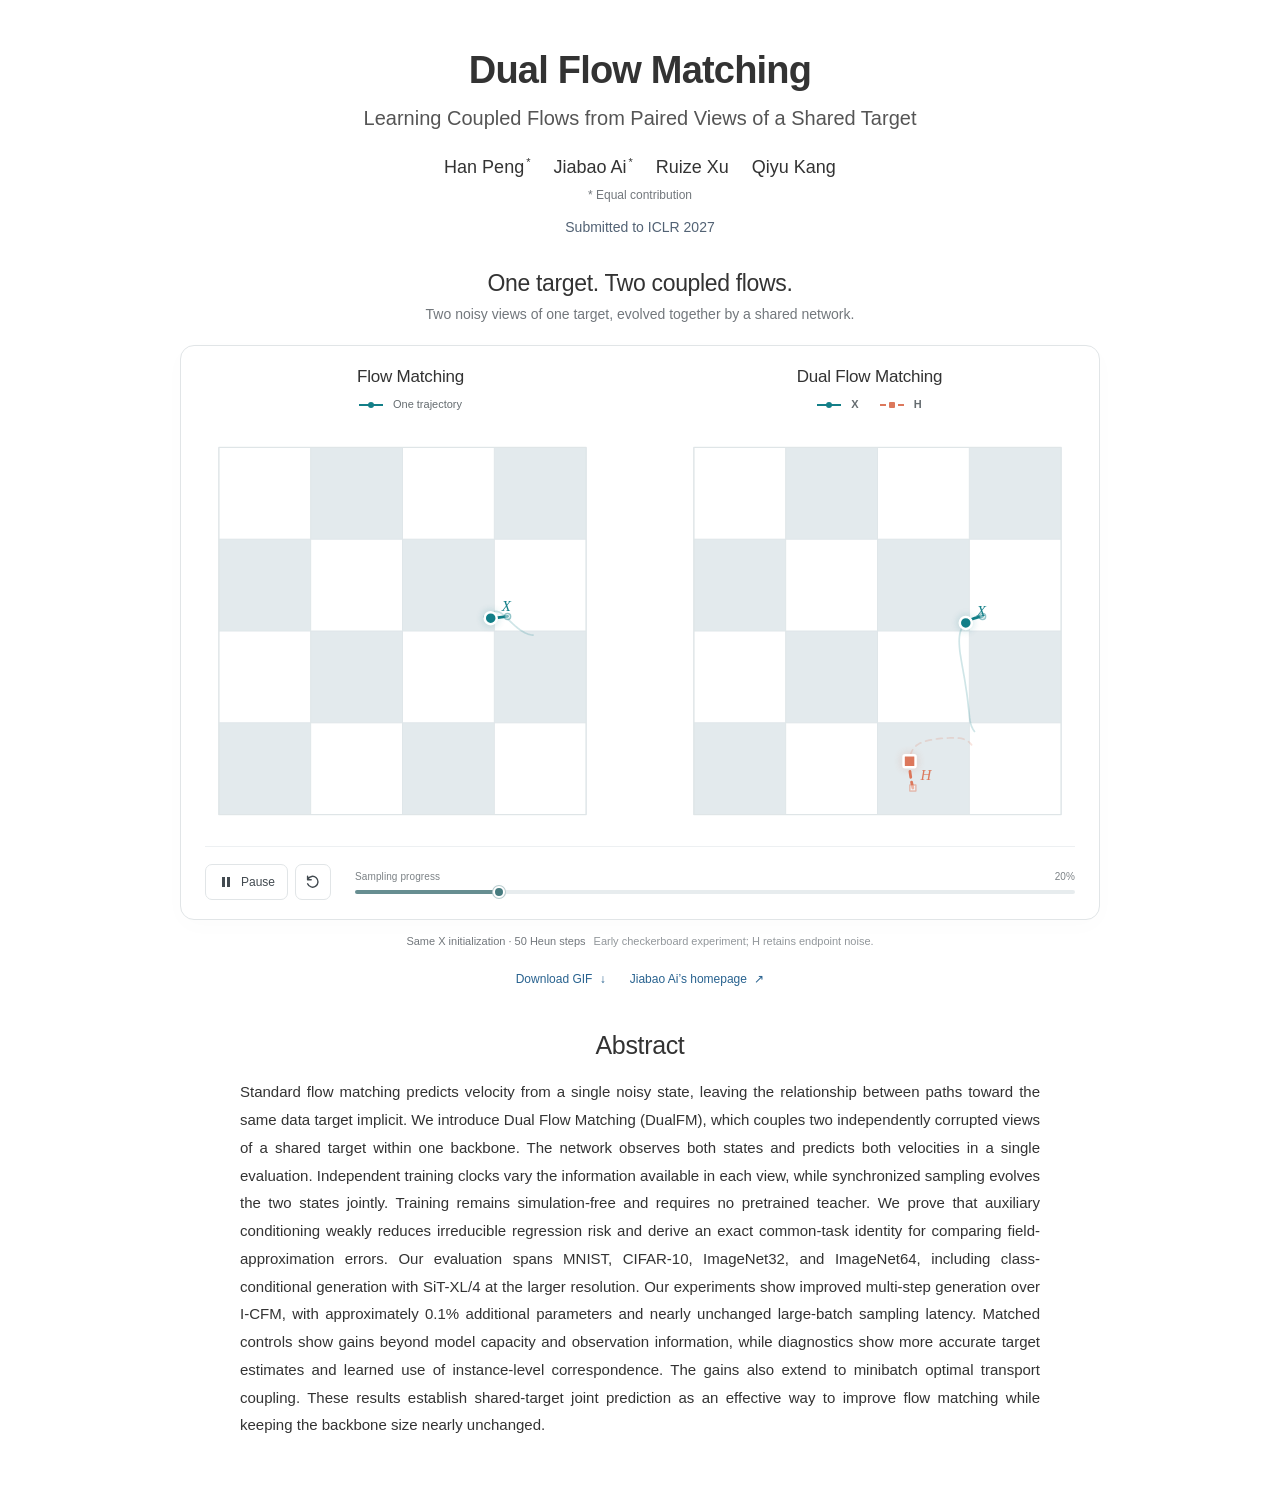
<file: dual-fm/index.html>
<!doctype html>
<html lang="en">
<head>
  <meta charset="utf-8">
  <meta name="viewport" content="width=device-width, initial-scale=1">
  <meta name="description" content="Dual Flow Matching: learning coupled flows from paired views of a shared target. Compare Flow Matching and Dual Flow Matching on a checkerboard.">
  <meta name="author" content="Han Peng, Jiabao Ai, Ruize Xu, Qiyu Kang">
  <meta name="theme-color" content="#ffffff">
  <meta property="og:title" content="Dual Flow Matching">
  <meta property="og:description" content="One target. Two coupled flows.">
  <meta property="og:type" content="website">
  <link rel="stylesheet" href="site.css?v=20261107-comparison">
  <script src="site.js?v=20261107-comparison" defer></script>
  <title>Dual Flow Matching</title>
</head>
<body>
  <a class="skip-link" href="#demo">Skip to demo</a>
  <main class="container">
    <header class="publication-header">
      <h1>Dual Flow Matching</h1>
      <p class="publication-subtitle">Learning Coupled Flows from Paired Views of a Shared Target</p>
      <div class="publication-authors" aria-label="Authors">
        <span>Han Peng<sup>*</sup></span><span>Jiabao Ai<sup>*</sup></span><span>Ruize Xu</span><span>Qiyu Kang</span>
      </div>
      <p class="equal-contribution">* Equal contribution</p>
      <p class="publication-venue">Submitted to ICLR 2027</p>
    </header>

    <section id="demo" aria-labelledby="demo-title">
      <div class="demo-intro">
        <h2 id="demo-title">One target. Two coupled flows.</h2>
        <p>Two noisy views of one target, evolved together by a shared network.</p>
      </div>
      <figure class="demo-figure">
        <div class="demo-card">
          <div class="comparison-headings" id="comparison-headings" hidden>
            <div class="panel-heading">
              <h3>Flow Matching</h3>
              <div class="legend"><span><i class="legend-line fm-line" aria-hidden="true"></i>One trajectory</span></div>
            </div>
            <div class="panel-heading">
              <h3>Dual Flow Matching</h3>
              <div class="legend" aria-label="Dual trajectory legend">
                <span><i class="legend-line x-line" aria-hidden="true"></i><b>X</b></span>
                <span><i class="legend-line h-line" aria-hidden="true"></i><b>H</b></span>
              </div>
            </div>
          </div>
          <div class="plot-stage">
            <img id="poster" src="assets/fm-vs-dual-fm.png" width="1440" height="900" alt="Side-by-side recorded trajectories: ordinary Flow Matching with one teal X trajectory, and Dual Flow Matching with teal X and coral H trajectories, on identical checkerboards." class="poster">
            <canvas id="flow-canvas" hidden role="img" aria-label="Synchronized comparison on identical checkerboards: one Flow Matching trajectory on the left, and two coupled Dual Flow Matching trajectories on the right. Both X trajectories are teal circles; H is a coral square. The X starting point and coordinate scale are the same. Use the controls below to explore sampling progress."></canvas>
          </div>
          <div class="controls" id="animation-controls" hidden>
            <div class="playback-buttons">
              <button id="play-toggle" type="button" aria-label="Play animation" aria-pressed="false">
                <svg class="play-icon" viewBox="0 0 16 16" width="16" height="16" aria-hidden="true"><path d="M5 3.2 12 8l-7 4.8Z" fill="currentColor"/></svg>
                <svg class="pause-icon" viewBox="0 0 16 16" width="16" height="16" aria-hidden="true" hidden><path d="M4 3h3v10H4zm5 0h3v10H9z" fill="currentColor"/></svg>
                <span>Play</span>
              </button>
              <button id="replay" class="replay-button" type="button" aria-label="Replay animation from the beginning" title="Replay">
                <svg viewBox="0 0 20 20" width="18" height="18" aria-hidden="true"><path d="M4.3 6.8A6 6 0 1 1 4 12M4 3.5v4h4" fill="none" stroke="currentColor" stroke-width="1.6" stroke-linecap="round" stroke-linejoin="round"/></svg>
              </button>
            </div>
            <div class="timeline">
              <div class="timeline-label"><label for="progress">Sampling progress</label><output id="progress-value" for="progress">0%</output></div>
              <input id="progress" type="range" min="0" max="1000" value="0" step="1" aria-valuetext="0 percent">
            </div>
          </div>
          <p id="load-message" class="load-message" role="status" hidden>Interactive preview unavailable. The GIF is available below.</p>
        </div>
        <figcaption>Same X initialization · 50 Heun steps<span class="caption-detail">Early checkerboard experiment; H retains endpoint noise.</span></figcaption>
      </figure>
      <div class="page-links"><a href="assets/fm-vs-dual-fm.gif" download>Download GIF <span aria-hidden="true">↓</span></a><a href="../">Jiabao Ai’s homepage <span aria-hidden="true">↗</span></a></div>
    </section>
    <section class="abstract-section" id="abstract" aria-labelledby="abstract-title">
      <h2 id="abstract-title">Abstract</h2>
      <p>Standard flow matching predicts velocity from a single noisy state, leaving the relationship between paths toward the same data target implicit. We introduce Dual Flow Matching (DualFM), which couples two independently corrupted views of a shared target within one backbone. The network observes both states and predicts both velocities in a single evaluation. Independent training clocks vary the information available in each view, while synchronized sampling evolves the two states jointly. Training remains simulation-free and requires no pretrained teacher. We prove that auxiliary conditioning weakly reduces irreducible regression risk and derive an exact common-task identity for comparing field-approximation errors. Our evaluation spans MNIST, CIFAR-10, ImageNet32, and ImageNet64, including class-conditional generation with SiT-XL/4 at the larger resolution. Our experiments show improved multi-step generation over I-CFM, with approximately 0.1% additional parameters and nearly unchanged large-batch sampling latency. Matched controls show gains beyond model capacity and observation information, while diagnostics show more accurate target estimates and learned use of instance-level correspondence. The gains also extend to minibatch optimal transport coupling. These results establish shared-target joint prediction as an effective way to improve flow matching while keeping the backbone size nearly unchanged.</p>
    </section>
  </main>
</body>
</html>
</file>
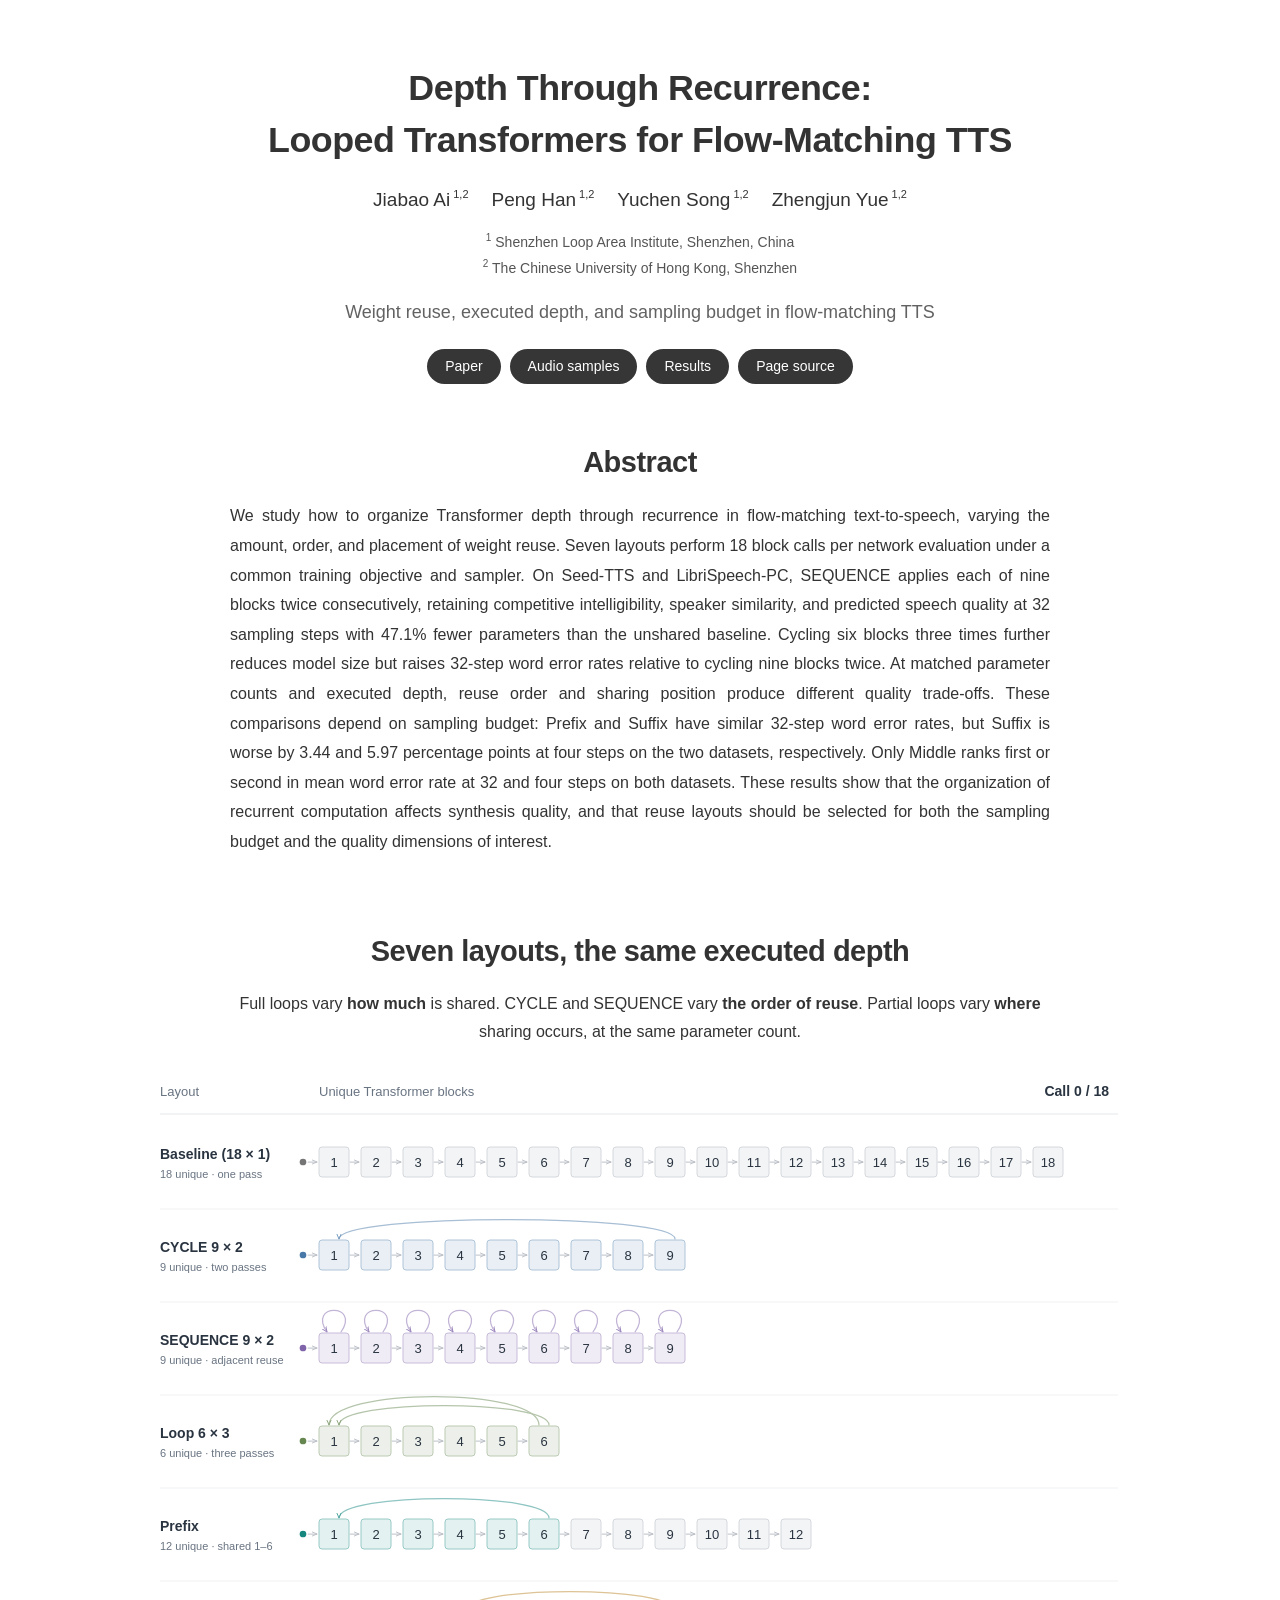
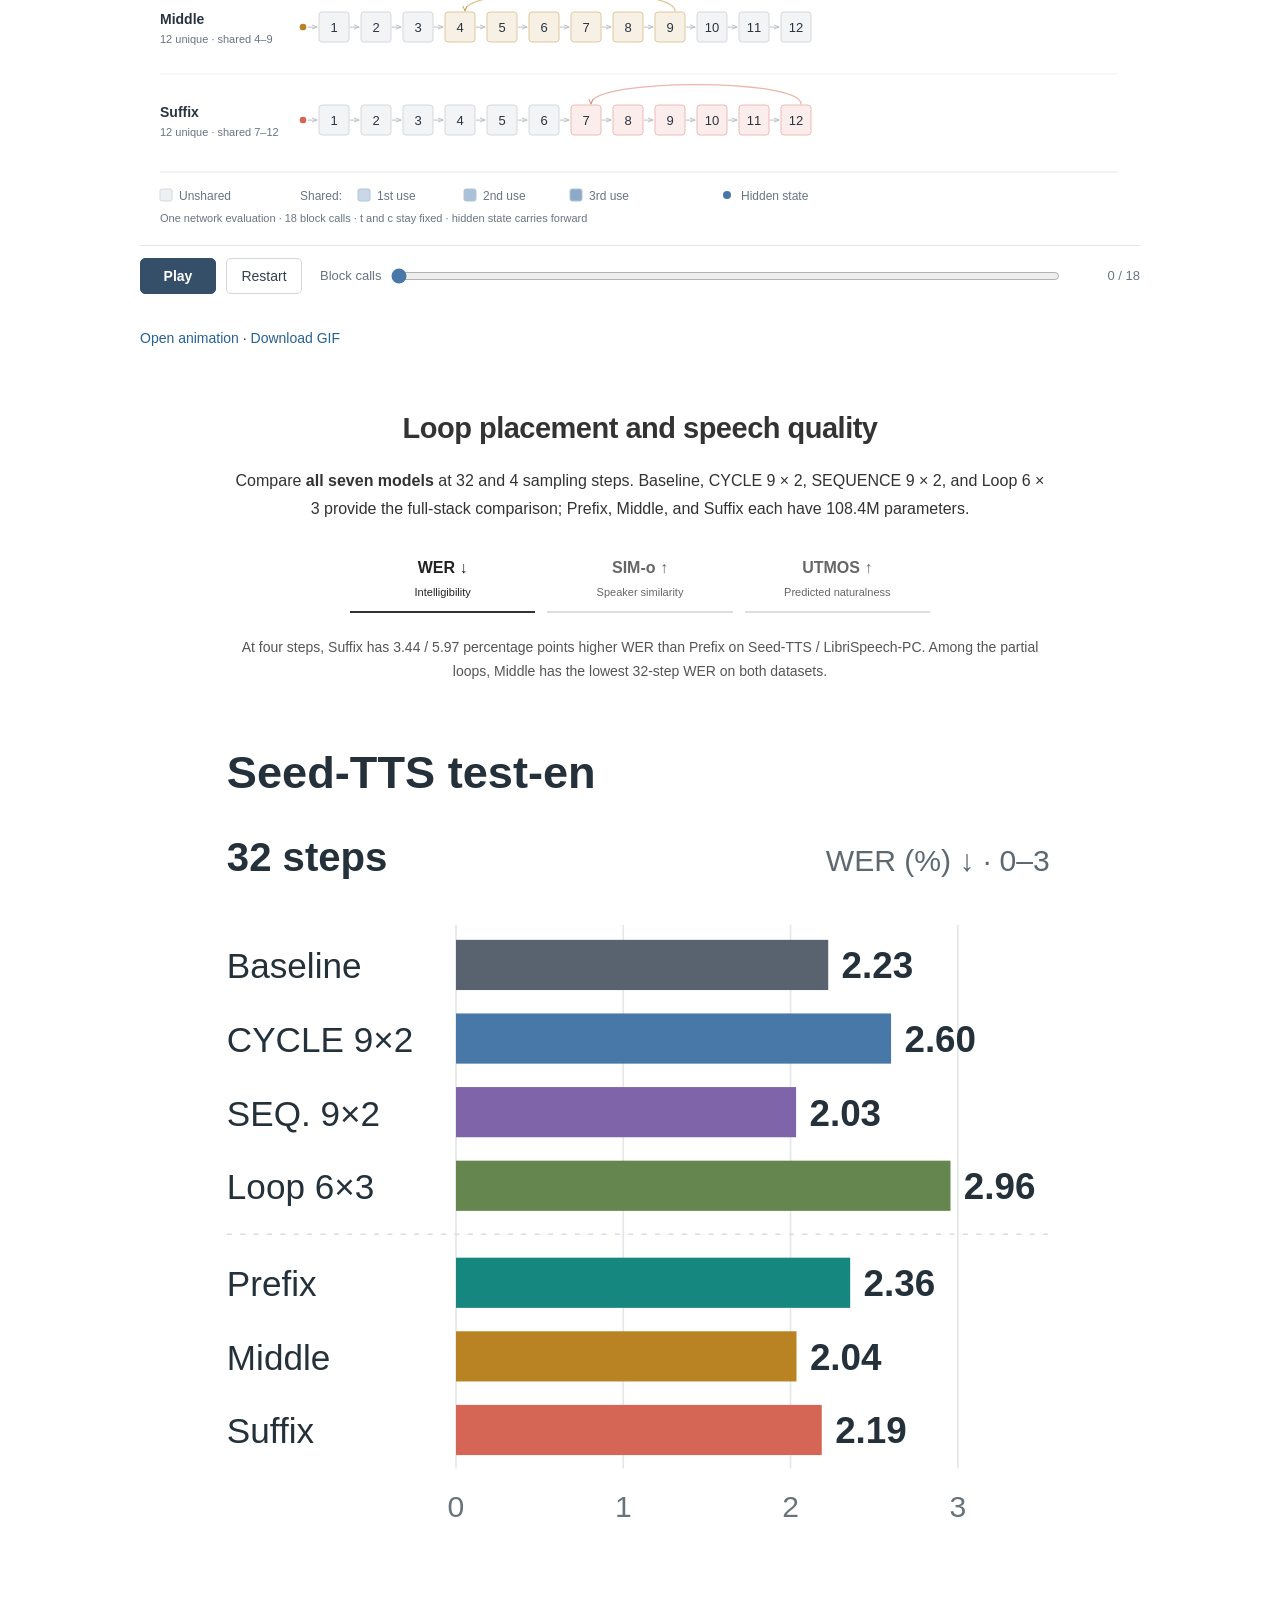
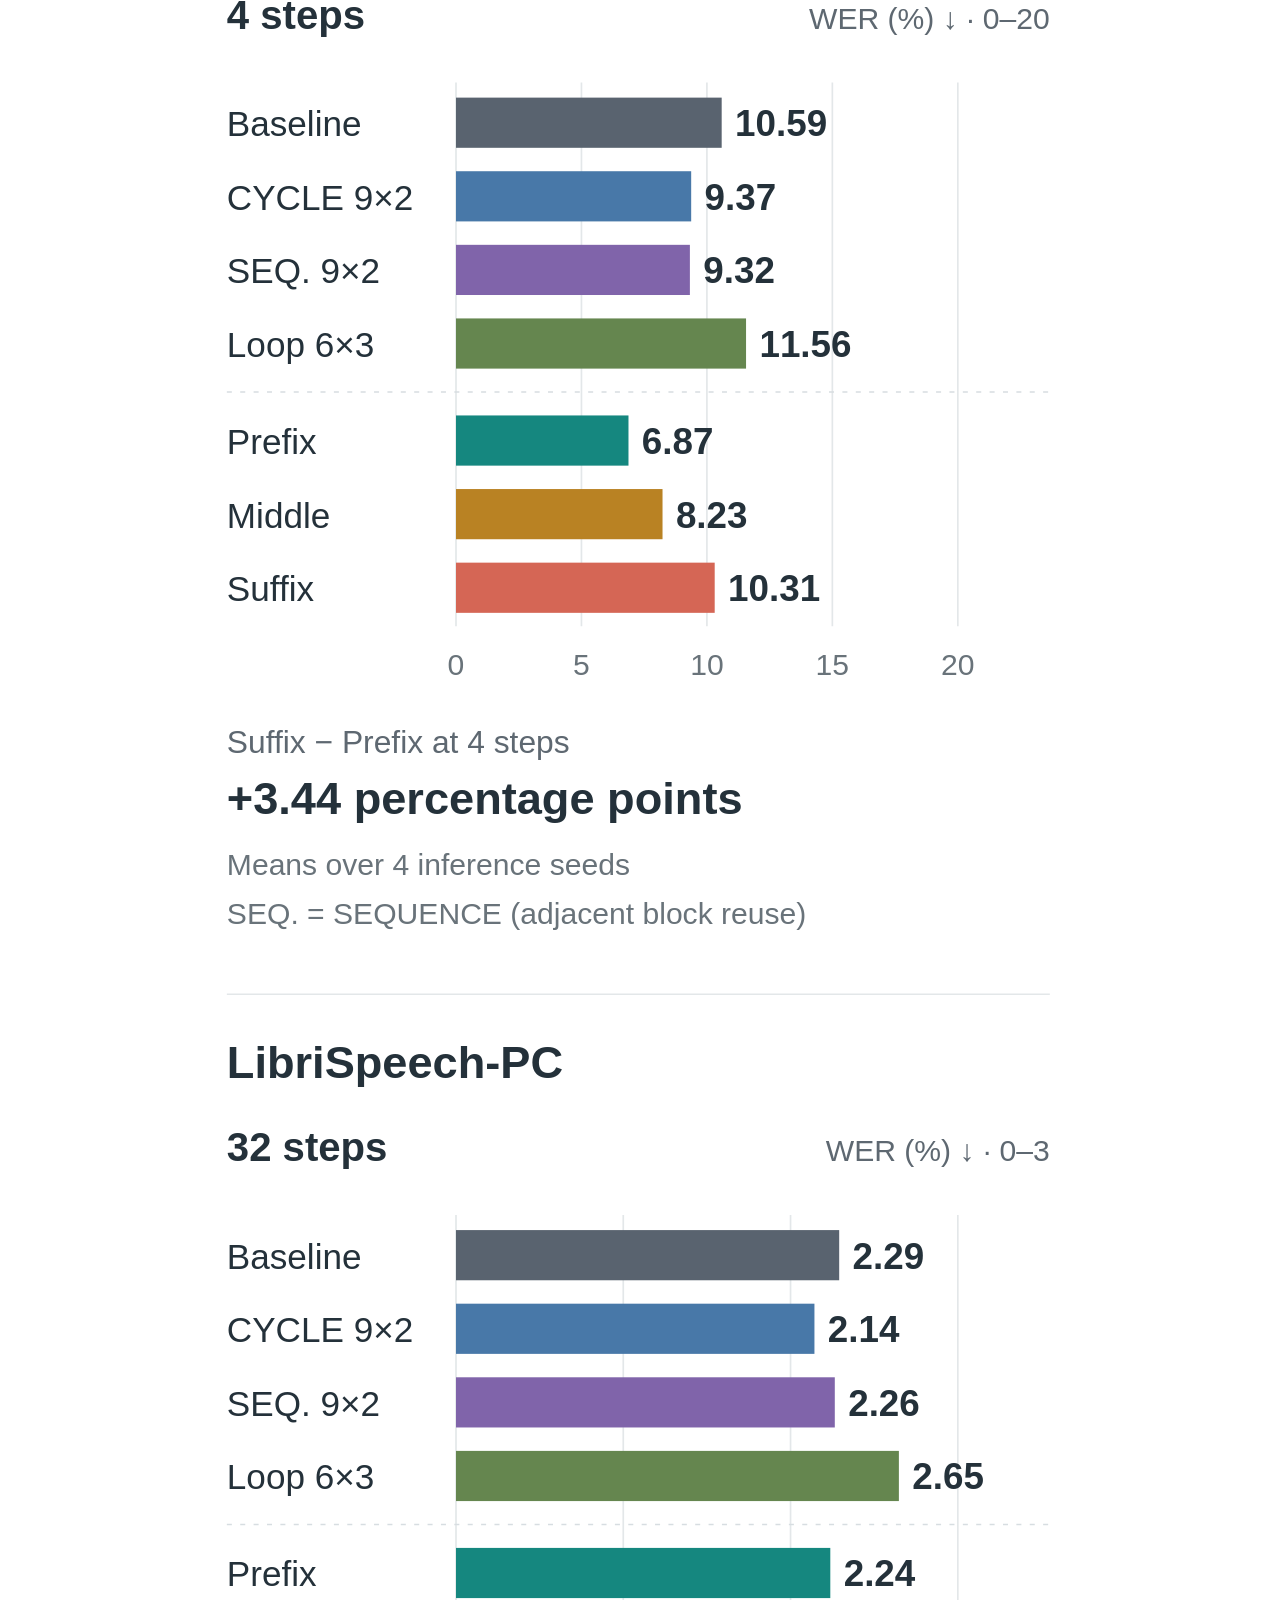
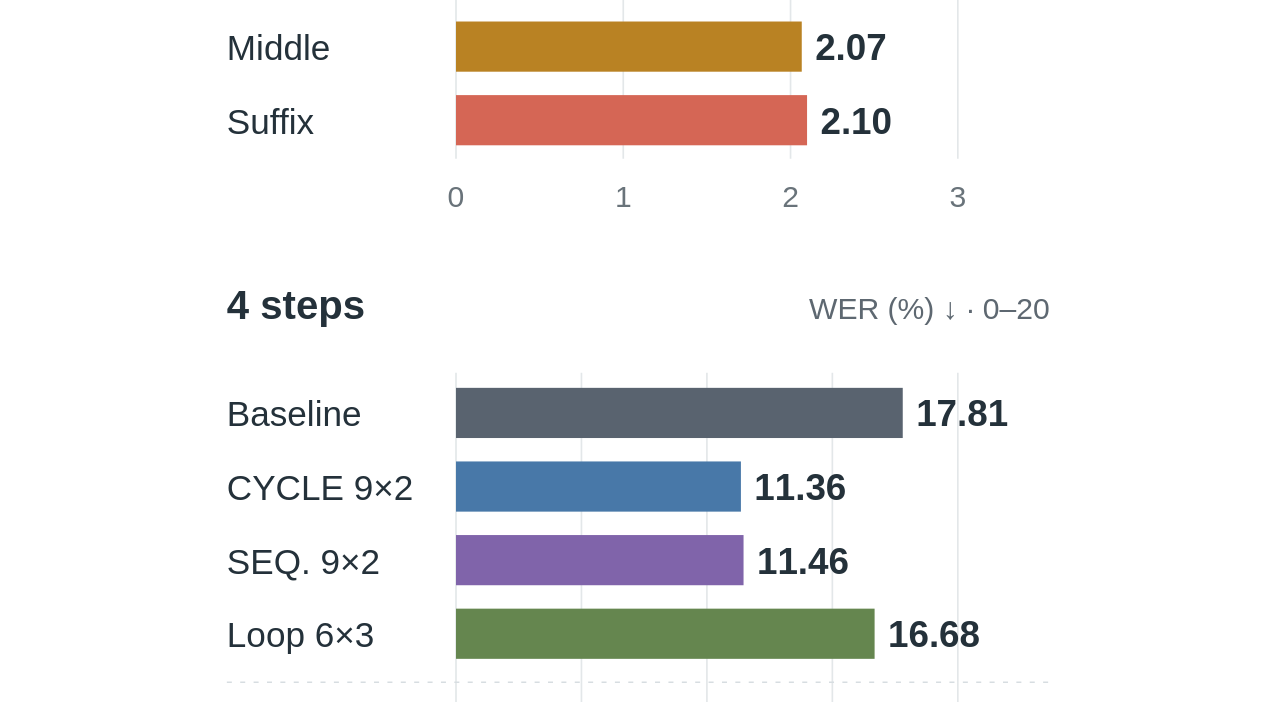
<file: loop-f5/index.html>
<!doctype html>
<html lang="en">
<head>
  <meta charset="utf-8">
  <meta name="viewport" content="width=device-width, initial-scale=1">
  <meta name="description" content="Depth Through Recurrence: seven Transformer weight-sharing layouts for flow-matching TTS, varying reuse amount, order, and placement across sampling budgets.">
  <meta name="author" content="Jiabao Ai, Peng Han, Yuchen Song, Zhengjun Yue">
  <meta name="theme-color" content="#ffffff">
  <meta property="og:title" content="Depth Through Recurrence: Looped Transformers for Flow-Matching TTS">
  <meta property="og:description" content="How recurrent computation is organized affects synthesis quality. Compare seven weight-sharing layouts at 32 and four sampling steps.">
  <meta property="og:type" content="website">
  <link rel="icon" href="assets/favicon.svg" type="image/svg+xml">
  <link rel="stylesheet" href="site.css?v=10">
  <link rel="stylesheet" href="flow-animation.css?v=1">
  <script src="site.js?v=9" defer></script>
  <script src="flow-animation.js?v=1" defer></script>
  <title>Depth Through Recurrence: Looped Transformers for Flow-Matching TTS</title>
</head>
<body>
<a class="skip-link" href="#abstract">Skip to content</a>
<main>
  <header class="publication-header container">
    <h1>Depth Through Recurrence: <span class="publication-title-detail">Looped Transformers for Flow-Matching TTS</span></h1>
    <div class="publication-authors" aria-label="Authors">
      <span>Jiabao Ai<sup>1,2</sup></span><span>Peng Han<sup>1,2</sup></span><span>Yuchen Song<sup>1,2</sup></span><span>Zhengjun Yue<sup>1,2</sup></span>
    </div>
    <div class="publication-affiliations">
      <p><sup>1</sup> Shenzhen Loop Area Institute, Shenzhen, China</p>
      <p><sup>2</sup> The Chinese University of Hong Kong, Shenzhen</p>
    </div>
    <p class="publication-subtitle">Weight reuse, executed depth, and sampling budget in flow-matching TTS</p>
    <nav class="publication-links" aria-label="Paper page links">
      <a href="https://arxiv.org/abs/2609.29768">Paper</a>
      <a href="#audio">Audio samples</a>
      <a href="#results">Results</a>
      <a href="https://github.com/JiabaoAi67/JiabaoAi67.github.io/tree/main/loop-f5">Page source</a>
    </nav>
  </header>

  <section class="section container" id="abstract" aria-labelledby="abstract-title">
    <h2 id="abstract-title">Abstract</h2>
    <div class="abstract-text">
      <p>We study how to organize Transformer depth through recurrence in flow-matching text-to-speech, varying the amount, order, and placement of weight reuse. Seven layouts perform 18 block calls per network evaluation under a common training objective and sampler. On Seed-TTS and LibriSpeech-PC, SEQUENCE applies each of nine blocks twice consecutively, retaining competitive intelligibility, speaker similarity, and predicted speech quality at 32 sampling steps with 47.1% fewer parameters than the unshared baseline. Cycling six blocks three times further reduces model size but raises 32-step word error rates relative to cycling nine blocks twice. At matched parameter counts and executed depth, reuse order and sharing position produce different quality trade-offs. These comparisons depend on sampling budget: Prefix and Suffix have similar 32-step word error rates, but Suffix is worse by 3.44 and 5.97 percentage points at four steps on the two datasets, respectively. Only Middle ranks first or second in mean word error rate at 32 and four steps on both datasets. These results show that the organization of recurrent computation affects synthesis quality, and that reuse layouts should be selected for both the sampling budget and the quality dimensions of interest.</p>
    </div>
  </section>

  <section class="section container" id="method" aria-labelledby="method-title">
    <h2 id="method-title">Seven layouts, the same executed depth</h2>
    <p class="section-intro">Full loops vary <strong>how much</strong> is shared. CYCLE and SEQUENCE vary <strong>the order of reuse</strong>. Partial loops vary <strong>where</strong> sharing occurs, at the same parameter count.</p>
    <div id="flow">
      <div id="flow-animation"></div>
    </div>
    <p class="data-link"><a href="flow.html">Open animation</a> · <a href="assets/animations/loop-flow.gif" download>Download GIF</a></p>
  </section>

  <section class="section container" id="placement" aria-labelledby="placement-title">
    <h2 id="placement-title">Loop placement and speech quality</h2>
    <p class="section-intro">Compare <strong>all seven models</strong> at 32 and 4 sampling steps. Baseline, CYCLE 9 × 2, SEQUENCE 9 × 2, and Loop 6 × 3 provide the full-stack comparison; Prefix, Middle, and Suffix each have 108.4M parameters.</p>
    <div class="metric-selector" role="group" aria-label="Quality metric">
      <button type="button" data-quality-metric="wer" aria-pressed="true"><strong>WER ↓</strong><span>Intelligibility</span></button>
      <button type="button" data-quality-metric="sim" aria-pressed="false"><strong>SIM-o ↑</strong><span>Speaker similarity</span></button>
      <button type="button" data-quality-metric="utmos" aria-pressed="false"><strong>UTMOS ↑</strong><span>Predicted naturalness</span></button>
    </div>
    <p id="metric-finding" class="metric-finding" aria-live="polite">At four steps, Suffix has 3.44 / 5.97 percentage points higher WER than Prefix on Seed-TTS / LibriSpeech-PC. Among the partial loops, Middle has the lowest 32-step WER on both datasets.</p>
    <figure class="placement-figure">
      <picture>
        <source id="quality-figure-source" media="(max-width: 680px)" srcset="assets/figures/placement-budget-mobile.svg?v=7">
        <img id="quality-figure-image" src="assets/figures/placement-budget.svg?v=7" width="1100" height="1170" alt="Word error rate for all seven models: Baseline, CYCLE 9 by 2, SEQUENCE 9 by 2, Loop 6 by 3, Prefix, Middle, and Suffix, on Seed-TTS and LibriSpeech-PC at 32 and 4 sampling steps. Exact means are also available in the comparison table below." loading="lazy">
      </picture>
      <figcaption id="quality-figure-caption">WER measures transcription errors; lower is better. Means over four inference seeds on Seed-TTS and three on LibriSpeech-PC. Axes start at zero: 0–3% at 32 steps, 0–20% at four steps. All seven models execute 18 block calls per network evaluation; only the three partial loops share the same 108.4M parameter count.</figcaption>
    </figure>
    <p class="data-link"><a href="assets/figures/sampling-steps.svg?v=8">WER across 4, 8, 16, and 32 steps</a> · All seven models, fixed inference seeds.</p>
  </section>

  <section class="section container" id="audio" aria-labelledby="audio-title">
    <h2 id="audio-title">Audio samples</h2>
    <p class="section-intro">Compare the Baseline with <strong>CYCLE 9 × 2</strong> and <strong>Loop 6 × 3</strong> to hear the effect of sharing more weights. Compare <strong>CYCLE and SEQUENCE</strong> to hear the effect of reuse order. Compare <strong>Prefix, Middle, and Suffix</strong> to hear the effect of sharing position, then listen across the two sampling budgets.</p>
    <div id="audio-load-error" class="error-message" hidden role="alert"></div>
    <div class="sample-picker">
      <label for="sample-select">Example</label>
      <select id="sample-select" aria-controls="sample-content audio-rows"><option>Loading examples…</option></select>
      <span class="sample-count">6 examples · Seed-TTS test-en</span>
    </div>
    <div id="sample-content" aria-busy="true">
      <div class="target-text"><span class="small-label">Text to synthesize</span><p id="sample-text">Loading the selected sentence…</p></div>
      <div class="reference-row"><span>Reference voice</span><audio id="reference-audio" controls preload="metadata" aria-label="Reference voice"></audio><details class="reference-transcript"><summary>Transcript</summary><p id="reference-text"></p></details></div>
    </div>
    <div class="scroll-region audio-scroll" tabindex="0" role="region" aria-label="Seven models at 32 and 4 steps; scroll horizontally on small screens">
      <table class="audio-table">
        <caption class="sr-only">All seven layouts, with 32-step and four-step speech side by side</caption>
        <thead><tr><th scope="col">Model</th><th scope="col">32 steps</th><th scope="col">4 steps</th></tr></thead>
        <tbody id="audio-rows"></tbody>
      </table>
    </div>
    <p class="note">Six examples selected by a fixed rule across short, medium, and long utterances, before inspecting model scores. Individual clips can differ from the aggregate ranking above. All models use the same text, reference voice, and inference seed.</p>
    <details class="details"><summary>Audio settings and sample selection</summary><p>Seed-TTS test-en; seed 0; 500k-update EMA checkpoints; Euler sampling, CFG 2, sway −1. Two examples per target-duration group, with distinct reference prompts. Original WAV files are served without trimming or loudness adjustment.</p><p>See the <a href="data/samples.json">sample manifest</a> for the fixed selection rule, transcripts, and per-clip objective metrics, and the <a href="data/audio-sha256.json">audio checksums</a> for file verification. These examples are not a human listening-test result.</p></details>
  </section>

  <section class="section container" id="results" aria-labelledby="results-title">
    <h2 id="results-title">All seven models</h2>
    <p class="section-intro">Compare intelligibility, speaker similarity, and predicted naturalness alongside parameter count and memory relative to the Baseline. The metric selection is shared with the figure above.</p>
    <div class="metric-selector" role="group" aria-label="Quality metric">
      <button type="button" data-quality-metric="wer" aria-pressed="true"><strong>WER ↓</strong><span>Intelligibility</span></button>
      <button type="button" data-quality-metric="sim" aria-pressed="false"><strong>SIM-o ↑</strong><span>Speaker similarity</span></button>
      <button type="button" data-quality-metric="utmos" aria-pressed="false"><strong>UTMOS ↑</strong><span>Predicted naturalness</span></button>
    </div>
    <div id="results-load-error" class="error-message" hidden role="alert"></div>
    <div class="scroll-region" tabindex="0" role="region" aria-label="Quality and resources for all seven models; scroll horizontally on small screens">
      <table class="results-table">
        <caption id="results-caption" class="sr-only">All seven models: WER on Seed-TTS and LibriSpeech-PC, parameters and allocated memory as percentages of Baseline</caption>
        <thead>
          <tr><th scope="col" rowspan="2">Model</th><th scope="col" rowspan="2">Params<br><span>(M)</span></th><th id="seedtts-metric-heading" scope="colgroup" colspan="2">Seed-TTS WER ↓</th><th id="lspc-metric-heading" scope="colgroup" colspan="2">LibriSpeech-PC WER ↓</th><th scope="colgroup" colspan="2">Allocated memory (% of Baseline) ↓</th></tr>
          <tr><th scope="col">32 steps</th><th scope="col">4 steps</th><th scope="col">32 steps</th><th scope="col">4 steps</th><th scope="col">Inference</th><th scope="col">Training*</th></tr>
        </thead><tbody id="results-rows"></tbody>
      </table>
    </div>
    <div class="table-notes">
      <p id="quality-table-note">Mean utterance WER (%): means over four inference seeds on Seed-TTS and three on LibriSpeech-PC. Bold: lowest mean in each WER column. All quality results use 500k-update EMA checkpoints.</p>
      <p id="memory-ratio-note">Memory: peak allocated memory relative to Baseline (100%).</p>
      <p>*Training: recorded cumulative allocation peaks.</p>
    </div>
    <p class="data-link"><a href="data/results.json">Download the result data</a></p>
  </section>
</main>
<footer class="footer container"><p>Page structure follows <a href="https://github.com/JiabaoAi67/TDJD_TTS_Demo">TDJD-TTS Demo</a>, with a standalone implementation.</p><p><a href="https://github.com/JiabaoAi67/JiabaoAi67.github.io/tree/main/loop-f5">Page source</a> · <a href="data/samples.json">Audio manifest</a> · <a href="data/results.json">Results data</a></p></footer>
<noscript><p class="container note">JavaScript is needed to load the audio comparison and tables. The <a href="data/samples.json">audio manifest</a> and <a href="data/results.json">results data</a> are also available directly.</p></noscript>
</body>
</html>
</file>
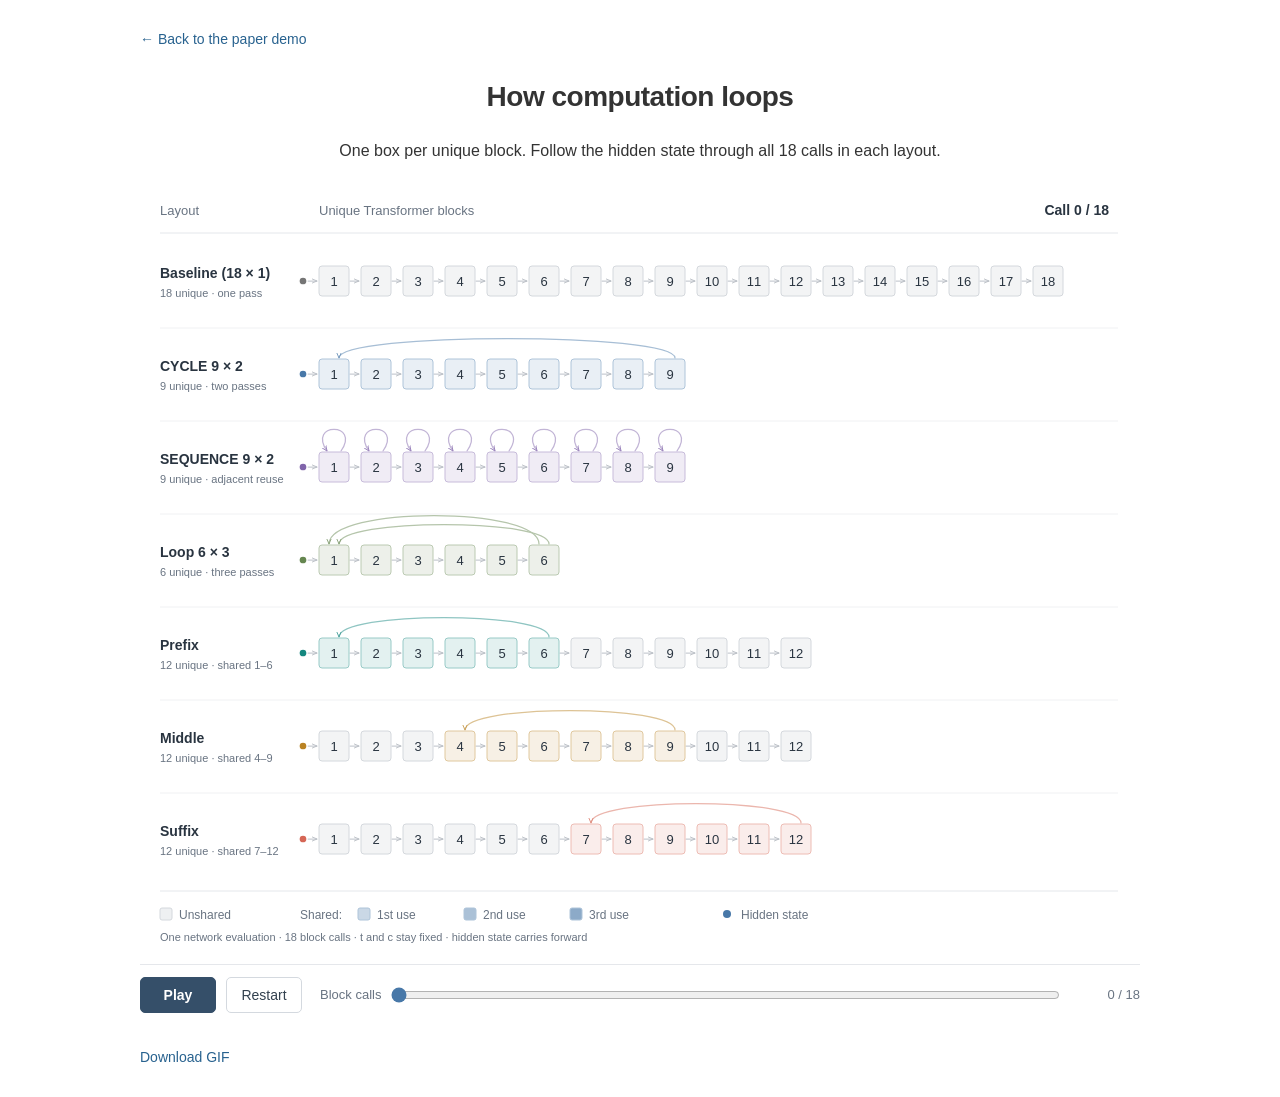
<file: loop-f5/flow.html>
<!doctype html>
<html lang="en">
<head>
  <meta charset="utf-8">
  <meta name="viewport" content="width=device-width, initial-scale=1">
  <meta name="description" content="Animated computation paths through seven looped Transformer layouts: actual unique blocks, 18 block calls per network evaluation.">
  <title>Computation flow · Depth Through Recurrence</title>
  <link rel="icon" href="assets/favicon.svg" type="image/svg+xml">
  <link rel="stylesheet" href="site.css?v=10">
  <link rel="stylesheet" href="flow-animation.css?v=1">
  <script src="flow-animation.js?v=1" defer></script>
</head>
<body>
<main class="container" style="padding-top:28px;padding-bottom:28px">
  <p class="data-link" style="margin-top:0;margin-bottom:28px"><a href="./#flow">← Back to the paper demo</a></p>
  <h1 style="text-align:center;font-size:28px">How computation loops</h1>
  <p class="section-intro">One box per unique block. Follow the hidden state through all 18 calls in each layout.</p>
  <div id="flow-animation"></div>
  <p class="data-link"><a href="assets/animations/loop-flow.gif" download>Download GIF</a></p>
</main>
</body>
</html>
</file>
<file: dual-fm/site.css>
:root{color-scheme:light;--text:#333;--muted:#72777c;--line:#e1e5e7;--link:#28628f;--teal:#137f88;--coral:#dc785c}
*{box-sizing:border-box}
body{margin:0;background:#fff;color:var(--text);font-family:Arial,Helvetica,sans-serif;line-height:1.55;-webkit-font-smoothing:antialiased}
a{color:var(--link);text-decoration:none}
a:hover{text-decoration:underline}
button,input{font:inherit}
button,a,input{-webkit-tap-highlight-color:transparent}
:focus-visible{outline:2px solid var(--link);outline-offset:4px}
.container{width:min(100% - 48px,920px);margin-inline:auto}
.publication-header{text-align:center;padding-top:48px}
h1{font-size:38px;font-weight:650;line-height:1.2;letter-spacing:-.8px;margin:0 0 10px}
.publication-subtitle{font-size:20px;line-height:1.4;max-width:730px;margin:0 auto 22px;color:#555}
.publication-authors{display:flex;justify-content:center;flex-wrap:wrap;gap:5px 23px;font-size:18px}
.publication-authors span{white-space:nowrap}
.publication-authors sup{font-size:11px;margin-left:2px}
.equal-contribution{margin:5px 0 0;font-size:12px;color:var(--muted)}
.publication-venue{margin:12px 0 0;color:#526274;font-size:14px}
#demo{max-width:920px;margin:30px auto 0}
.demo-intro{text-align:center;margin-bottom:20px}
h2{margin:0 0 5px;font-size:23px;line-height:1.3;font-weight:500;letter-spacing:-.35px}
.demo-intro p{margin:0;font-size:14px;color:var(--muted)}
.demo-figure{margin:0}
.demo-card{border:1px solid var(--line);border-radius:14px;background:#fff;overflow:hidden;box-shadow:0 6px 25px #23394604}
.comparison-headings{display:grid;grid-template-columns:repeat(2,minmax(0,1fr));gap:32px;padding:20px 16px 0;text-align:center}
.panel-heading h3{margin:0 0 8px;font-size:17px;line-height:1.3;font-weight:500;letter-spacing:-.2px}
.legend{display:flex;justify-content:center;gap:21px;color:#656c70;font-size:11px}
.legend>span{display:flex;gap:5px;align-items:center;white-space:nowrap}
.legend b{font-weight:600}
.legend-line{position:relative;display:inline-block;width:24px;height:0;margin-right:5px;border-top:2px solid var(--teal)}
.legend-line:after{content:"";position:absolute;top:-4px;left:9px;width:6px;height:6px;background:var(--teal);border-radius:50%}
.h-line{border-color:var(--coral);border-top-style:dashed}
.h-line:after{background:var(--coral);border-radius:1px}
.fm-line{border-color:var(--teal)}
.fm-line:after{background:var(--teal)}
.plot-stage{position:relative;width:100%;height:430px;margin-top:3px}
canvas{display:block;width:100%;height:100%}
.poster{display:block;width:100%;height:100%;object-fit:contain}
.controls{display:flex;align-items:center;gap:24px;margin:0 24px;padding:17px 0 19px;border-top:1px solid #edf0f2}
.playback-buttons{display:flex;align-items:center;gap:7px;flex-shrink:0}
button{display:inline-flex;align-items:center;justify-content:center;gap:7px;height:36px;border:1px solid var(--line);border-radius:7px;background:#fff;color:#424a50;cursor:pointer;font-size:12px;padding:0 12px;transition:background .15s,border-color .15s}
button:hover{background:#f4f6f7;border-color:#c6cfd3}
#play-toggle{min-width:82px}
.replay-button{width:36px;padding:0}
.timeline{min-width:0;flex:1}
.timeline-label{display:flex;justify-content:space-between;gap:12px;color:#7c8286;font-size:10px;letter-spacing:.01em;line-height:1.3;margin-bottom:7px}
output{font-variant-numeric:tabular-nums;min-width:28px;text-align:right}
input[type="range"]{display:block;width:100%;height:4px;margin:0;appearance:none;-webkit-appearance:none;background:linear-gradient(to right,#678e91 0%,#e7ecee 0%);border-radius:4px;cursor:pointer}
input[type="range"]::-webkit-slider-thumb{appearance:none;-webkit-appearance:none;width:12px;height:12px;border:2px solid white;background:#477b7f;border-radius:50%;box-shadow:0 0 0 1px #b8cbce}
input[type="range"]::-moz-range-thumb{width:9px;height:9px;border:2px solid white;background:#477b7f;border-radius:50%;box-shadow:0 0 0 1px #b8cbce}
figcaption{margin-top:12px;text-align:center;color:var(--muted);font-size:11px;line-height:1.7}
.caption-detail{margin-left:8px;color:#92979b}
.page-links{display:flex;justify-content:center;gap:24px;margin:19px 0 40px;font-size:12px}
.page-links a span{margin-left:4px}
.abstract-section{max-width:800px;margin:8px auto 55px}
.abstract-section h2{text-align:center;margin-bottom:17px;font-size:25px}
.abstract-section p{font-size:15px;line-height:1.85;margin:0;text-align:justify}
.load-message{margin:0 24px;padding:12px 0 18px;text-align:center;color:var(--muted);font-size:12px}
.skip-link{position:absolute;left:12px;top:-70px;padding:8px;background:white;z-index:10}
.skip-link:focus{top:8px}
[hidden]{display:none!important}
@media(max-width:680px){
  .container{width:calc(100% - 32px)}
  .publication-header{padding-top:32px}
  h1{font-size:29px;letter-spacing:-.6px;margin-bottom:9px}
  .publication-subtitle{font-size:16px;max-width:460px;margin-bottom:18px}
  .publication-authors{font-size:15px;gap:3px 16px}
  .equal-contribution{font-size:10px}
  .publication-venue{margin-top:9px;font-size:12px}
  #demo{margin-top:28px}
  h2{font-size:20px}
  .demo-intro{margin-bottom:17px}
  .demo-intro p{font-size:12px;max-width:290px;margin-inline:auto}
  .comparison-headings{padding:16px 8px 0;gap:14px}
  .panel-heading h3{font-size:13px;letter-spacing:-.15px;margin-bottom:8px}
  .legend{gap:12px;font-size:10px}
  .legend-line{width:20px;margin-right:2px}
  .legend-line:after{left:7px}
  .plot-stage{height:clamp(155px,47vw,310px);margin-top:5px}
  .controls{gap:15px;margin-inline:15px;padding-block:16px 18px}
  .playback-buttons{gap:5px}
  #play-toggle{min-width:72px;padding-inline:9px}
  .replay-button{width:31px}
  .caption-detail{display:block;margin-left:0}
  .page-links{gap:20px;margin-top:16px;font-size:11px}
  .abstract-section{margin-top:6px;margin-bottom:36px}
  .abstract-section h2{font-size:22px;margin-bottom:13px}
  .abstract-section p{font-size:13px;line-height:1.8;text-align:left}
}
@media(prefers-reduced-motion:reduce){button{transition:none}}
</file>
<file: loop-f5/site.css>
:root{color-scheme:light;--text:#333;--muted:#666;--line:#dedede;--link:#28628f}
*{box-sizing:border-box}
html{scroll-behavior:smooth;scroll-padding-top:24px}
body{margin:0;background:#fff;color:var(--text);font-family:Arial,Helvetica,sans-serif;font-size:16px;line-height:1.65;-webkit-font-smoothing:antialiased}
a{color:var(--link);text-decoration:none}
a:hover{text-decoration:underline}
button,select,audio{font:inherit}
button,select{color:inherit}
button,a,select,summary{-webkit-tap-highlight-color:transparent}
:focus-visible{outline:2px solid #28628f;outline-offset:4px}
.container{width:min(100% - 48px,1000px);margin-inline:auto}
.publication-header{text-align:center;padding-top:66px;padding-bottom:12px}
h1{font-size:clamp(28px,2.8vw,36px);font-weight:650;line-height:1.25;letter-spacing:-.5px;margin:0 auto 23px;max-width:960px}
.publication-title-detail{display:block;margin-top:.2em}
.publication-authors{display:flex;justify-content:center;flex-wrap:wrap;gap:8px 23px;font-size:19px;line-height:1.5;margin:0 auto 16px}
.publication-authors span{white-space:nowrap}
.publication-authors sup{font-size:11px;margin-left:3px}
.publication-affiliations{font-size:14px;line-height:1.6;color:#555;margin:0 auto 20px}
.publication-affiliations p{margin:3px 0}
.publication-affiliations sup{font-size:10px}
.publication-subtitle{color:#626262;font-size:18px;line-height:1.55;max-width:730px;margin:0 auto 22px}
.publication-links{display:flex;justify-content:center;flex-wrap:wrap;gap:9px}
.publication-links a{background:#363636;color:#fff;font-size:14px;border-radius:22px;padding:7px 18px;line-height:1.5}
.publication-links a:hover{background:#4a4a4a;text-decoration:none}
.section{padding-top:48px;padding-bottom:12px;scroll-margin-top:12px}
h2{font-size:29px;font-weight:600;line-height:1.25;letter-spacing:-.5px;text-align:center;margin:0 0 21px}
h3{font-size:18px;font-weight:600;margin:24px 0 12px;line-height:1.4}
p{margin:0 0 16px}
.abstract-text{max-width:820px;margin:auto;font-size:16px;line-height:1.85}
.section-intro{max-width:820px;margin:0 auto 25px;text-align:center;line-height:1.75}
strong{font-weight:600}
figure{margin:0}
figcaption,.note,.table-notes{color:var(--muted);font-size:13px;line-height:1.7}
figcaption{margin-top:15px}
.scroll-region{overflow-x:auto;overscroll-behavior-x:contain;max-width:100%;scrollbar-width:thin}
.architecture{min-width:760px;padding:8px 0 4px}
.architecture-head,.architecture-row{display:grid;grid-template-columns:145px minmax(460px,1fr) 65px 78px;gap:12px;align-items:center}
.architecture-head{font-size:12px;color:var(--muted);border-bottom:1px solid var(--line);padding:0 0 12px}
.architecture-head span:nth-last-child(-n+2),.layout-number{text-align:right;font-variant-numeric:tabular-nums}
.architecture-row{padding:13px 0}
.layout-label{font-size:14px;font-weight:600;line-height:1.3}
.layout-label small{display:block;font-size:11px;font-weight:400;color:var(--muted);margin-top:5px}
.layout-number{font-size:13px}
.block-track{display:grid;grid-template-columns:repeat(18,minmax(0,1fr));gap:4px}
.block{height:27px;display:grid;place-items:center;background:#f5f5f5;border:1px solid #dedede;border-radius:2px;font-size:10px;color:#666;font-variant-numeric:tabular-nums}
.block.shared{--fill:18%;--border:42%;background:color-mix(in srgb,var(--color) var(--fill),white);border-color:color-mix(in srgb,var(--color) var(--border),white);color:#1f2933}
.block.shared[data-use="2"]{--fill:50%;--border:66%}
.block.shared[data-use="3"]{--fill:82%;--border:90%}
.block.pass-start{box-shadow:-3px 0 0 #fff,-5px 0 0 var(--color)}
.architecture-legend{--color:#4878a8;display:flex;align-items:center;flex-wrap:wrap;gap:8px 18px;margin-top:17px;font-size:12px;color:var(--muted)}
.architecture-legend>span{display:inline-flex;align-items:center;gap:6px}
.architecture-legend .block{width:22px;height:18px}
.partial-start{border-top:1px solid var(--line)}
.placement-figure{max-width:920px;margin:auto}
.placement-figure img{width:100%;height:auto;display:block}
.metric-selector{display:grid;grid-template-columns:repeat(3,minmax(0,1fr));gap:12px;width:min(100%,580px);margin:0 auto 22px}
.metric-selector button{border:0;border-bottom:2px solid #dedede;background:white;color:#666;padding:9px 4px 11px;cursor:pointer;font-size:14px;line-height:1.4}
.metric-selector button strong{display:block;font-size:16px;font-weight:600}
.metric-selector button span{display:block;font-size:11px;margin-top:5px}
.metric-selector button[aria-pressed="true"]{border-color:#333;color:#222}
.metric-selector button:hover{background:#f7f7f7}
.metric-finding{max-width:820px;margin:0 auto 20px;font-size:14px;line-height:1.75;color:#555;text-align:center}
.sample-picker{display:flex;align-items:center;gap:12px;padding:14px 0;border-top:1px solid var(--line)}
.sample-picker label{font-size:14px;font-weight:600}
.sample-picker select{background:#fff;border:1px solid #ccc;border-radius:4px;padding:7px 30px 7px 11px;font-size:14px;max-width:100%}
.sample-count{margin-left:auto;font-size:13px;color:var(--muted)}
.target-text{padding:16px 20px;background:#f7f7f7}
.small-label{font-size:12px;color:var(--muted)}
.target-text p{font-size:17px;line-height:1.6;margin:6px 0 0}
.reference-row{display:flex;align-items:center;gap:18px;padding:17px 0;flex-wrap:wrap}
.reference-row>span{font-size:14px;font-weight:600;min-width:130px}
audio{display:block;max-width:100%;width:100%;height:36px}
.reference-row audio{width:280px}
.reference-transcript{font-size:13px;color:var(--muted);flex:1;min-width:110px}
.reference-transcript p{margin:9px 0 0;max-width:700px}
summary{cursor:pointer}
.audio-table{min-width:680px;table-layout:fixed;border-collapse:collapse;width:100%;margin:0 0 13px}
.audio-table th,.audio-table td{padding:12px 15px;border-bottom:1px solid #eee}
.audio-table thead th{text-align:center;font-size:14px;border-top:1px solid #bbb;border-bottom:1px solid #bbb;padding:12px}
.audio-table thead th:first-child{text-align:left}
.audio-table th:first-child{width:24%}
.audio-table tbody th{text-align:left;font-size:14px;font-weight:600;line-height:1.4}
.audio-table tbody th small{display:block;font-size:12px;font-weight:400;color:var(--muted);padding-top:4px}
.audio-table .baseline-row{background:#f7f7f7}
.audio-table tr.partial-start th,.audio-table tr.partial-start td{border-top:1px solid #bbb}
.audio-table td{width:38%}
.audio-table audio{margin:auto;width:min(100%,300px)}
.note{margin:10px 0 0}
.details{margin-top:16px;font-size:14px;color:#555}
.details>summary{font-size:14px;font-weight:500;padding:7px 0;color:#444}
.details[open]>summary{margin-bottom:12px}
.details p:last-child{margin-bottom:0}
.results-table{border-collapse:collapse;width:100%;font-size:13px;font-variant-numeric:tabular-nums;white-space:nowrap;margin-bottom:6px}
.results-table th,.results-table td{padding:11px 10px;text-align:right;border-bottom:1px solid #e7e7e7}
.results-table thead{border-top:1px solid #aaa;border-bottom:1px solid #aaa}
.results-table thead th{font-weight:500;font-size:12px;line-height:1.45;border-bottom:0}
.results-table thead th[colspan]{text-align:center;border-bottom:1px solid #eee}
.results-table thead th span{color:var(--muted);font-weight:400}
.results-table th:first-child{text-align:left}
.results-table tbody th{font-weight:500}
.results-table .baseline-row{background:#f7f7f7}
.results-table tr.partial-start th,.results-table tr.partial-start td{border-top:1px solid #bbb}
.results-table strong{font-weight:700;color:#222}
.results-table caption{color:#444;font-weight:600;text-align:left;font-size:14px;padding-bottom:12px}
.table-notes{margin-top:14px;font-size:12px}
.table-notes p{margin-bottom:7px}
.result-reading{font-size:15px;margin-top:25px;line-height:1.8}
.metric-tables{display:grid;grid-template-columns:1fr 1fr;gap:24px;margin-top:20px}
.metric-tables .scroll-region{min-width:0}
.metric-tables .results-table{font-size:12px}
.metric-tables .results-table th,.metric-tables .results-table td{padding:9px 7px}
.data-link{font-size:14px;margin:21px 0 0}
.footer{margin-top:55px;border-top:1px solid #eee;padding-top:22px;padding-bottom:35px;color:#777;font-size:12px;text-align:center}
.footer p{margin-bottom:7px}
.error-message{padding:15px;background:#fff5f2;border:1px solid #d5b0a6;margin:20px 0;font-size:14px}
[hidden]{display:none!important}
.sr-only{position:absolute;width:1px;height:1px;padding:0;margin:-1px;overflow:hidden;clip:rect(0,0,0,0);white-space:nowrap;border:0}
.skip-link{position:absolute;left:16px;top:-80px;background:white;padding:8px;z-index:10}
.skip-link:focus{top:8px}
@media(min-width:900px){.abstract-text{text-align:justify}}
@media(max-width:680px){
  .container{width:calc(100% - 32px)}
  .publication-header{padding-top:42px;padding-bottom:3px}
  h1{font-size:28px;letter-spacing:-.5px;line-height:1.2}
  .desktop-break{display:none}
  .publication-authors{font-size:17px;gap:7px 16px}
  .publication-affiliations{font-size:12px}
  .metric-selector{gap:7px}
  .metric-selector button strong{font-size:14px}
  .metric-selector button span{font-size:10px}
  .metric-finding{text-align:left;font-size:13px}
  .publication-subtitle{font-size:15px;max-width:390px}
  .publication-links{gap:7px}
  .publication-links a{font-size:12px;padding:7px 14px}
  .section{padding-top:38px}
  h2{font-size:25px;margin-bottom:17px}
  .abstract-text{font-size:15px;line-height:1.8}
  .section-intro{font-size:15px;text-align:left;margin-bottom:20px}
  .placement-figure img{aspect-ratio:auto}
  .sample-picker{flex-wrap:wrap;gap:9px}
  .sample-count{width:100%;margin-left:0;font-size:12px}
  .target-text{padding:13px 15px}
  .target-text p{font-size:16px}
  .reference-row{gap:10px}
  .reference-row>span{width:100%}
  .reference-row audio{width:100%}
  .reference-transcript{flex-basis:100%}
  .audio-table{display:block;min-width:0;border-top:1px solid #bbb}
  .audio-table thead{display:none}
  .audio-table tbody,.audio-table tr{display:block}
  .audio-table tr{padding:14px 0;border-bottom:1px solid #ddd}
  .audio-table tbody th:first-child{display:block;width:auto;padding:0 10px 9px;border:0}
  .audio-table tbody th small{display:inline;margin-left:10px;padding:0;font-size:11px}
  .audio-table td{display:flex;align-items:center;gap:8px;width:100%;padding:5px 9px;border:0}
  .audio-table tr.partial-start th,.audio-table tr.partial-start td{border:0}
  .audio-table td::before{content:attr(data-steps);font-size:12px;white-space:nowrap;width:47px;flex-shrink:0}
  .audio-table audio{width:calc(100% - 55px);min-width:0}
  .audio-scroll{overflow:visible}
  .results-table{font-size:12px}
  .results-table th,.results-table td{padding:10px 9px}
  .metric-tables{grid-template-columns:1fr;gap:20px}
  figcaption,.note{font-size:12px}
  .footer{margin-top:35px}
}
@media(prefers-reduced-motion:reduce){html{scroll-behavior:auto}}
</file>
<file: loop-f5/flow-animation.css>
.loop-flow {
  --lf-ink: #26313d;
  --lf-muted: #697482;
  font-family: Arial, Helvetica, sans-serif;
  color: var(--lf-ink);
  width: 100%;
  min-width: 0;
}
.loop-flow .lf-figure { margin: 0; background: #fff; }
.loop-flow .lf-viewport { width: 100%; overflow-x: auto; overscroll-behavior-x: contain; scrollbar-width: thin; }
.loop-flow .lf-svg { display: block; width: 100%; min-width: 760px; height: auto; font-family: Arial, Helvetica, sans-serif; background: #fff; }
.loop-flow .lf-svg text { fill: #293440; }
.loop-flow .lf-svg .lf-column-label { font-size: 13px; fill: #697482; }
.loop-flow .lf-counter { font-size: 14px; font-weight: 600; font-variant-numeric: tabular-nums; }
.loop-flow .lf-model-name { font-size: 14px; font-weight: 600; }
.loop-flow .lf-svg .lf-model-note { font-size: 11px; fill: #697482; }
.loop-flow .lf-block-label { font-size: 13px; font-variant-numeric: tabular-nums; pointer-events: none; }
.loop-flow .lf-edges path, .loop-flow .lf-active-edge { stroke-linecap: round; stroke-linejoin: round; }
.loop-flow .lf-legend { font-size: 12px; }
.loop-flow .lf-legend text { fill: #697482; }
.loop-flow .lf-scope-note { font-size: 11px; }
.loop-flow .lf-controls { display: flex; align-items: center; flex-wrap: wrap; gap: 10px; margin: 14px 0 0; padding: 12px 0; border-top: 1px solid #e5e7eb; }
.loop-flow .lf-controls button { appearance: none; border: 1px solid #d4d9df; border-radius: 5px; background: #fff; color: #33414f; min-height: 36px; min-width: 76px; padding: 7px 14px; font: 14px Arial, Helvetica, sans-serif; cursor: pointer; }
.loop-flow .lf-controls .lf-play { color: #fff; background: #354f69; border-color: #354f69; font-weight: 600; }
.loop-flow .lf-controls button:hover { border-color: #7d8c9b; }
.loop-flow .lf-controls .lf-play:hover { background: #293f55; }
.loop-flow .lf-slider-label { margin-left: 8px; color: var(--lf-muted); font-size: 13px; }
.loop-flow .lf-progress { flex: 1 1 180px; min-width: 100px; width: auto; margin: 0; padding: 0; accent-color: #4878a8; cursor: pointer; }
.loop-flow .lf-progress-value { min-width: 70px; text-align: right; font-size: 13px; font-variant-numeric: tabular-nums; color: var(--lf-muted); }
.loop-flow :is(button, input, .lf-viewport):focus-visible { outline: 2px solid #4878a8; outline-offset: 4px; }
.loop-flow .lf-sr-only { position: absolute; width: 1px; height: 1px; padding: 0; margin: -1px; overflow: hidden; clip-path: inset(50%); white-space: nowrap; border: 0; }
@media (max-width: 600px) {
  .loop-flow .lf-controls { gap: 9px; }
  .loop-flow .lf-slider-label { margin-left: 0; }
  .loop-flow .lf-progress { flex-basis: calc(100% - 82px); }
  .loop-flow .lf-svg { min-width: 760px; }
}
@media (prefers-reduced-motion: reduce) {
  .loop-flow *, .loop-flow *::before, .loop-flow *::after { scroll-behavior: auto !important; transition: none !important; animation: none !important; }
}
</file>
